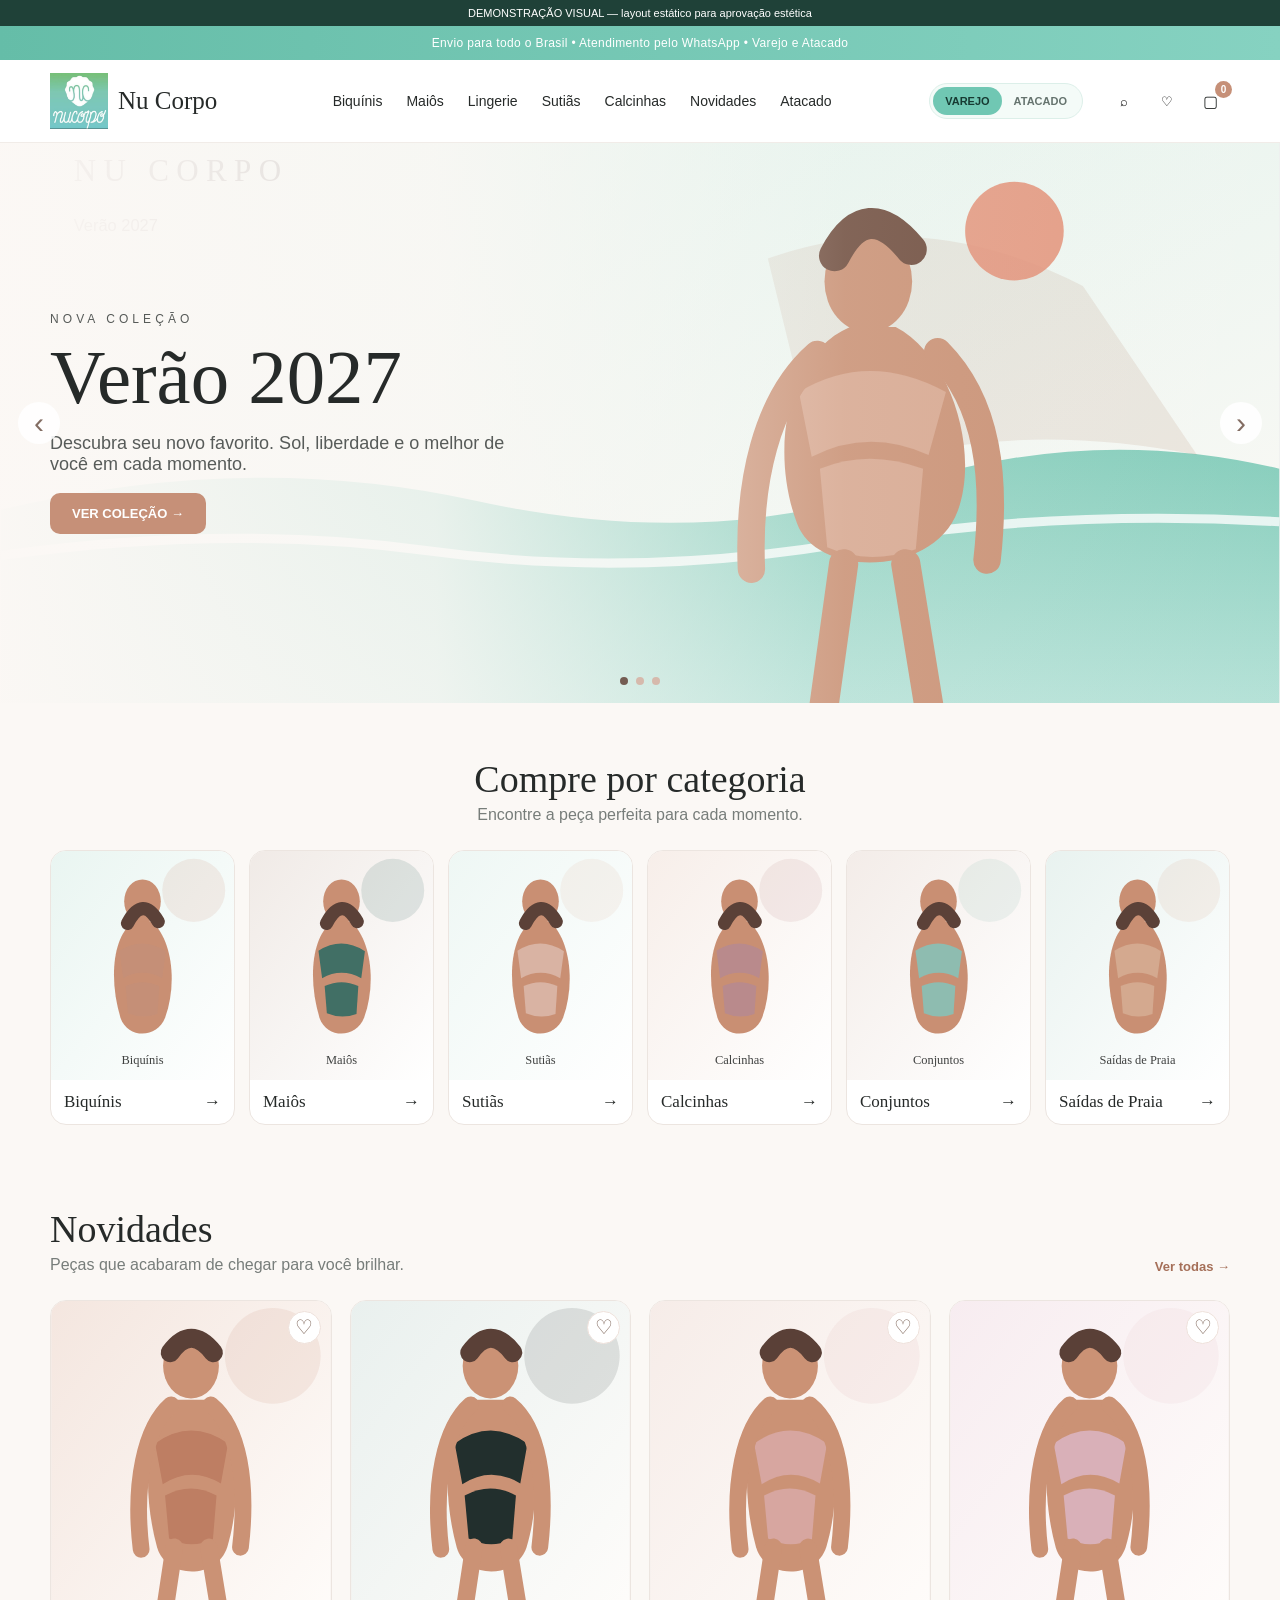
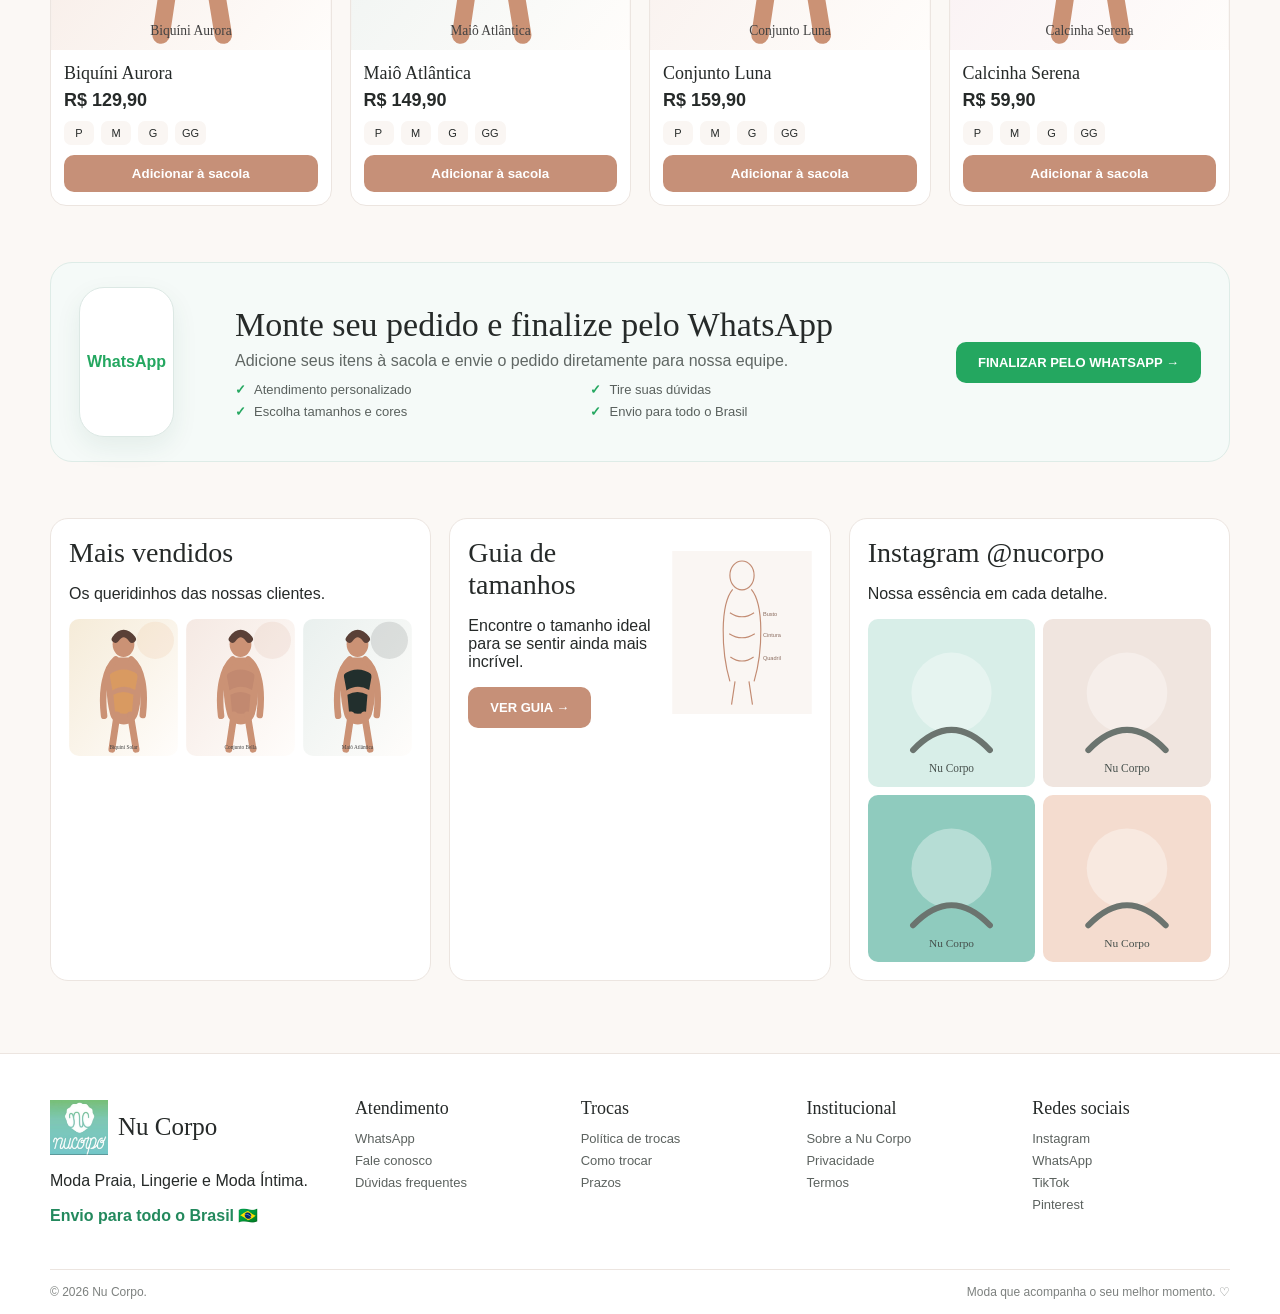
<file: index.html>
<!doctype html><html lang="pt-BR"><head><meta charset="utf-8"><meta name="viewport" content="width=device-width,initial-scale=1"><title>Nu Corpo — Demo Visual</title><link rel="stylesheet" href="assets/css/style.css"></head><body><div class="demo-banner">DEMONSTRAÇÃO VISUAL — layout estático para aprovação estética</div><div class="topbar">Envio para todo o Brasil • Atendimento pelo WhatsApp • Varejo e Atacado</div><header class="header"><div class="wrap head"><a class="logo" href="index.html"><img src="assets/img/logo.png"><strong>Nu Corpo</strong></a><nav class="nav"><a href="biquinis.html">Biquínis</a><a href="biquinis.html">Maiôs</a><a href="biquinis.html">Lingerie</a><a href="biquinis.html">Sutiãs</a><a href="biquinis.html">Calcinhas</a><a href="biquinis.html">Novidades</a><a href="atacado.html">Atacado</a></nav><div class="mode"><button class="active" data-mode>VAREJO</button><button data-mode>ATACADO</button></div><div class="icons"><button class="ico" id="searchBtn">⌕</button><button class="ico">♡</button><a class="ico cart" href="carrinho.html">▢<b id="cartN">0</b></a><button class="ico mobile" id="menuBtn">☰</button></div></div><div class="searchbar" id="searchbar"><div class="wrap"><input placeholder="Busque por biquíni, maiô, lingerie..."></div></div><div class="menu-panel" id="menuPanel"><a href="biquinis.html">Biquínis</a><a href="biquinis.html">Maiôs</a><a href="biquinis.html">Lingerie</a><a href="atacado.html">Atacado</a></div></header><section class="hero"><article class="slide active"><img src="assets/img/hero-1.svg"><div class="shade"></div><div class="hero-copy"><div class="wrap"><div class="hero-text"><div class="kicker">Nova coleção</div><h1>Verão 2027</h1><p>Descubra seu novo favorito. Sol, liberdade e o melhor de você em cada momento.</p><a class="btn" href="biquinis.html">VER COLEÇÃO →</a></div></div></div></article><article class="slide"><img src="assets/img/hero-2.svg"><div class="shade"></div><div class="hero-copy"><div class="wrap"><div class="hero-text"><div class="kicker">Nu Corpo</div><h1>Moda feita para você</h1><p>Modelagens leves, confortáveis e elegantes do PP ao XG.</p><a class="btn" href="biquinis.html">VER NOVIDADES →</a></div></div></div></article><article class="slide"><img src="assets/img/hero-3.svg"><div class="shade"></div><div class="hero-copy"><div class="wrap"><div class="hero-text"><div class="kicker">Atacado</div><h1>Revenda Nu Corpo</h1><p>Seleção especial para lojistas com condições exclusivas.</p><a class="btn" href="atacado.html">COMPRAR NO ATACADO →</a></div></div></div></article><div class="hero-arrows"><button class="prev">‹</button><button class="next">›</button></div><div class="dots"><button class="active"></button><button></button><button></button></div></section><section class="section"><div class="wrap"><div class="title"><h2>Compre por categoria</h2><p>Encontre a peça perfeita para cada momento.</p></div><div class="categories"><a class="cat" href="biquinis.html"><img src="assets/img/categories/biquinis.svg"><span>Biquínis <b>→</b></span></a><a class="cat" href="biquinis.html"><img src="assets/img/categories/maios.svg"><span>Maiôs <b>→</b></span></a><a class="cat" href="biquinis.html"><img src="assets/img/categories/sutias.svg"><span>Sutiãs <b>→</b></span></a><a class="cat" href="biquinis.html"><img src="assets/img/categories/calcinhas.svg"><span>Calcinhas <b>→</b></span></a><a class="cat" href="biquinis.html"><img src="assets/img/categories/conjuntos.svg"><span>Conjuntos <b>→</b></span></a><a class="cat" href="biquinis.html"><img src="assets/img/categories/saidas.svg"><span>Saídas de Praia <b>→</b></span></a></div></div></section><section class="section tight"><div class="wrap"><div class="title left"><div><h2>Novidades</h2><p>Peças que acabaram de chegar para você brilhar.</p></div><a href="biquinis.html">Ver todas →</a></div><div class="products"><article class="product"><button class="fav">♡</button><a href="produto.html"><img src="assets/img/products/aurora.svg"></a><div class="info"><h3>Biquíni Aurora</h3><div class="price">R$ 129,90</div><div class="sizes"><span>P</span><span>M</span><span>G</span><span>GG</span></div><button class="add" data-add>Adicionar à sacola</button></div></article><article class="product"><button class="fav">♡</button><a href="produto.html"><img src="assets/img/products/atlanta.svg"></a><div class="info"><h3>Maiô Atlântica</h3><div class="price">R$ 149,90</div><div class="sizes"><span>P</span><span>M</span><span>G</span><span>GG</span></div><button class="add" data-add>Adicionar à sacola</button></div></article><article class="product"><button class="fav">♡</button><a href="produto.html"><img src="assets/img/products/luna.svg"></a><div class="info"><h3>Conjunto Luna</h3><div class="price">R$ 159,90</div><div class="sizes"><span>P</span><span>M</span><span>G</span><span>GG</span></div><button class="add" data-add>Adicionar à sacola</button></div></article><article class="product"><button class="fav">♡</button><a href="produto.html"><img src="assets/img/products/serena.svg"></a><div class="info"><h3>Calcinha Serena</h3><div class="price">R$ 59,90</div><div class="sizes"><span>P</span><span>M</span><span>G</span><span>GG</span></div><button class="add" data-add>Adicionar à sacola</button></div></article></div></div></section><section class="section tight"><div class="wrap"><div class="whatsapp"><div class="phone">WhatsApp</div><div class="wa-copy"><h2>Monte seu pedido e finalize pelo WhatsApp</h2><p>Adicione seus itens à sacola e envie o pedido diretamente para nossa equipe.</p><div class="benefits"><span>Atendimento personalizado</span><span>Tire suas dúvidas</span><span>Escolha tamanhos e cores</span><span>Envio para todo o Brasil</span></div></div><a class="btn green" href="carrinho.html">FINALIZAR PELO WHATSAPP →</a></div></div></section><section class="section tight"><div class="wrap"><div class="trio"><div class="panel"><h3>Mais vendidos</h3><p>Os queridinhos das nossas clientes.</p><div class="mini-products"><img src="assets/img/products/solar.svg"><img src="assets/img/products/bella.svg"><img src="assets/img/products/atlanta.svg"></div></div><div class="panel guide"><div><h3>Guia de tamanhos</h3><p>Encontre o tamanho ideal para se sentir ainda mais incrível.</p><a class="btn" href="produto.html">VER GUIA →</a></div><img src="assets/img/size-guide.svg"></div><div class="panel"><h3>Instagram @nucorpo</h3><p>Nossa essência em cada detalhe.</p><div class="insta"><img src="assets/img/instagram/1.svg"><img src="assets/img/instagram/2.svg"><img src="assets/img/instagram/3.svg"><img src="assets/img/instagram/4.svg"></div></div></div></div></section><footer class="footer"><div class="wrap footer-grid"><div><div class="logo"><img src="assets/img/logo.png"><strong>Nu Corpo</strong></div><p>Moda Praia, Lingerie e Moda Íntima.</p><b style="color:#23895d">Envio para todo o Brasil 🇧🇷</b></div><div><h4>Atendimento</h4><a>WhatsApp</a><a>Fale conosco</a><a>Dúvidas frequentes</a></div><div><h4>Trocas</h4><a>Política de trocas</a><a>Como trocar</a><a>Prazos</a></div><div><h4>Institucional</h4><a>Sobre a Nu Corpo</a><a>Privacidade</a><a>Termos</a></div><div><h4>Redes sociais</h4><a>Instagram</a><a>WhatsApp</a><a>TikTok</a><a>Pinterest</a></div></div><div class="wrap foot-bottom"><span>© 2026 Nu Corpo.</span><span>Moda que acompanha o seu melhor momento. ♡</span></div></footer><script src="assets/js/app.js"></script></body></html>
</file>
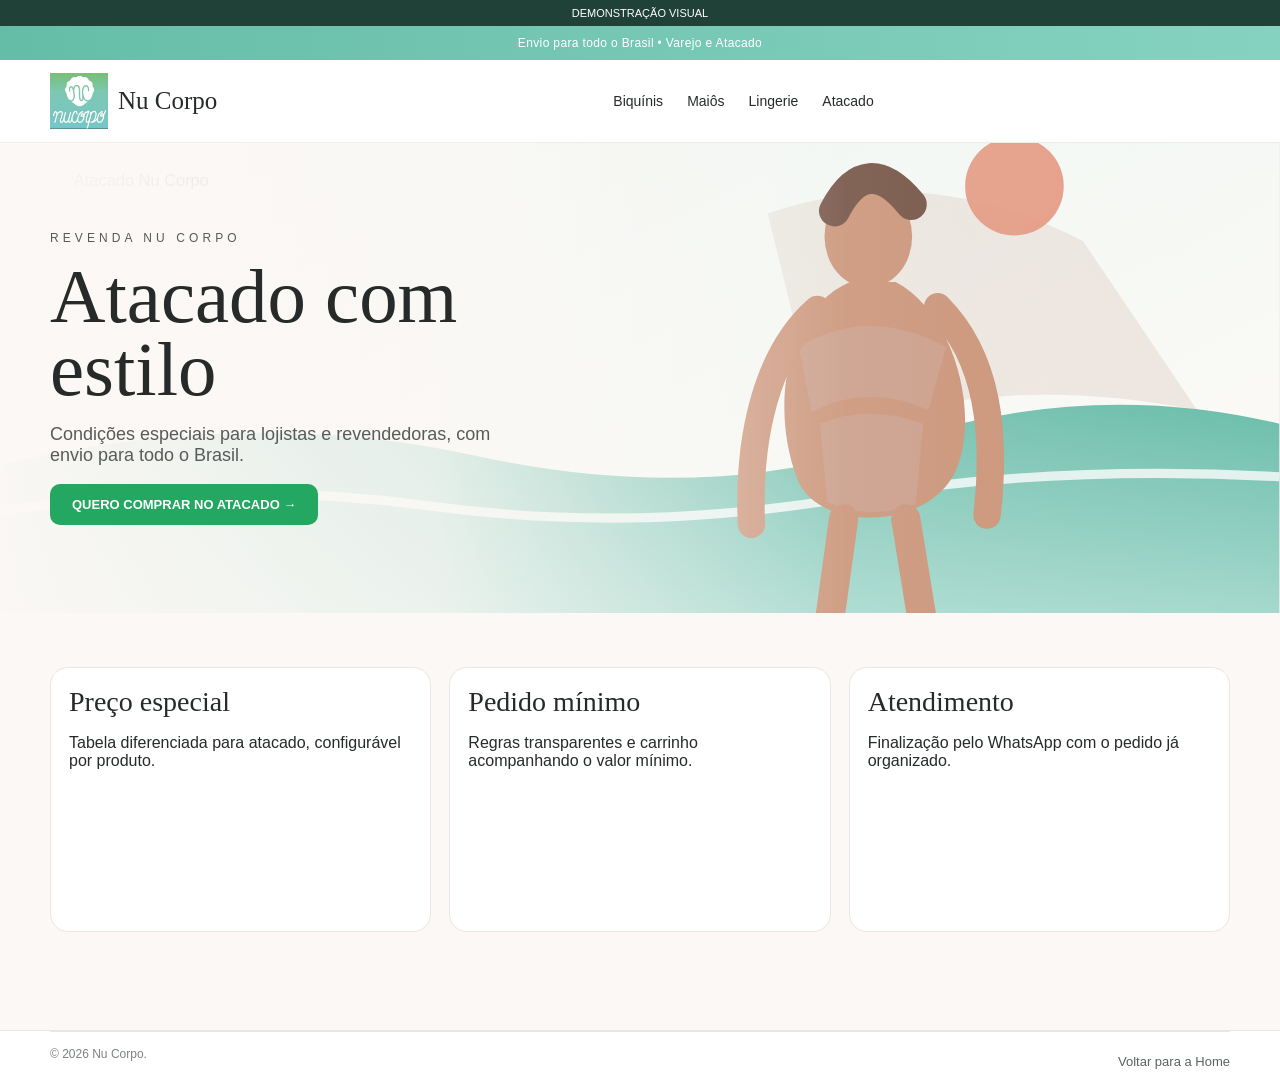
<file: atacado.html>
<!doctype html><html lang="pt-BR"><head><meta charset="utf-8"><meta name="viewport" content="width=device-width,initial-scale=1"><title>Atacado — Nu Corpo</title><link rel="stylesheet" href="assets/css/style.css"></head><body><div class="demo-banner">DEMONSTRAÇÃO VISUAL</div><div class="topbar">Envio para todo o Brasil • Varejo e Atacado</div><header class="header"><div class="wrap head"><a class="logo" href="index.html"><img src="assets/img/logo.png"><strong>Nu Corpo</strong></a><nav class="nav"><a href="biquinis.html">Biquínis</a><a href="biquinis.html">Maiôs</a><a href="biquinis.html">Lingerie</a><a href="atacado.html">Atacado</a></nav></div></header><section class="hero" style="height:470px"><article class="slide active"><img src="assets/img/hero-3.svg"><div class="shade"></div><div class="hero-copy"><div class="wrap"><div class="hero-text"><div class="kicker">Revenda Nu Corpo</div><h1>Atacado com estilo</h1><p>Condições especiais para lojistas e revendedoras, com envio para todo o Brasil.</p><a class="btn green" href="#">QUERO COMPRAR NO ATACADO →</a></div></div></div></article></section><section class="section"><div class="wrap"><div class="trio"><div class="panel"><h3>Preço especial</h3><p>Tabela diferenciada para atacado, configurável por produto.</p></div><div class="panel"><h3>Pedido mínimo</h3><p>Regras transparentes e carrinho acompanhando o valor mínimo.</p></div><div class="panel"><h3>Atendimento</h3><p>Finalização pelo WhatsApp com o pedido já organizado.</p></div></div></div></section><footer class="footer"><div class="wrap foot-bottom"><span>© 2026 Nu Corpo.</span><a href="index.html">Voltar para a Home</a></div></footer></body></html>
</file>
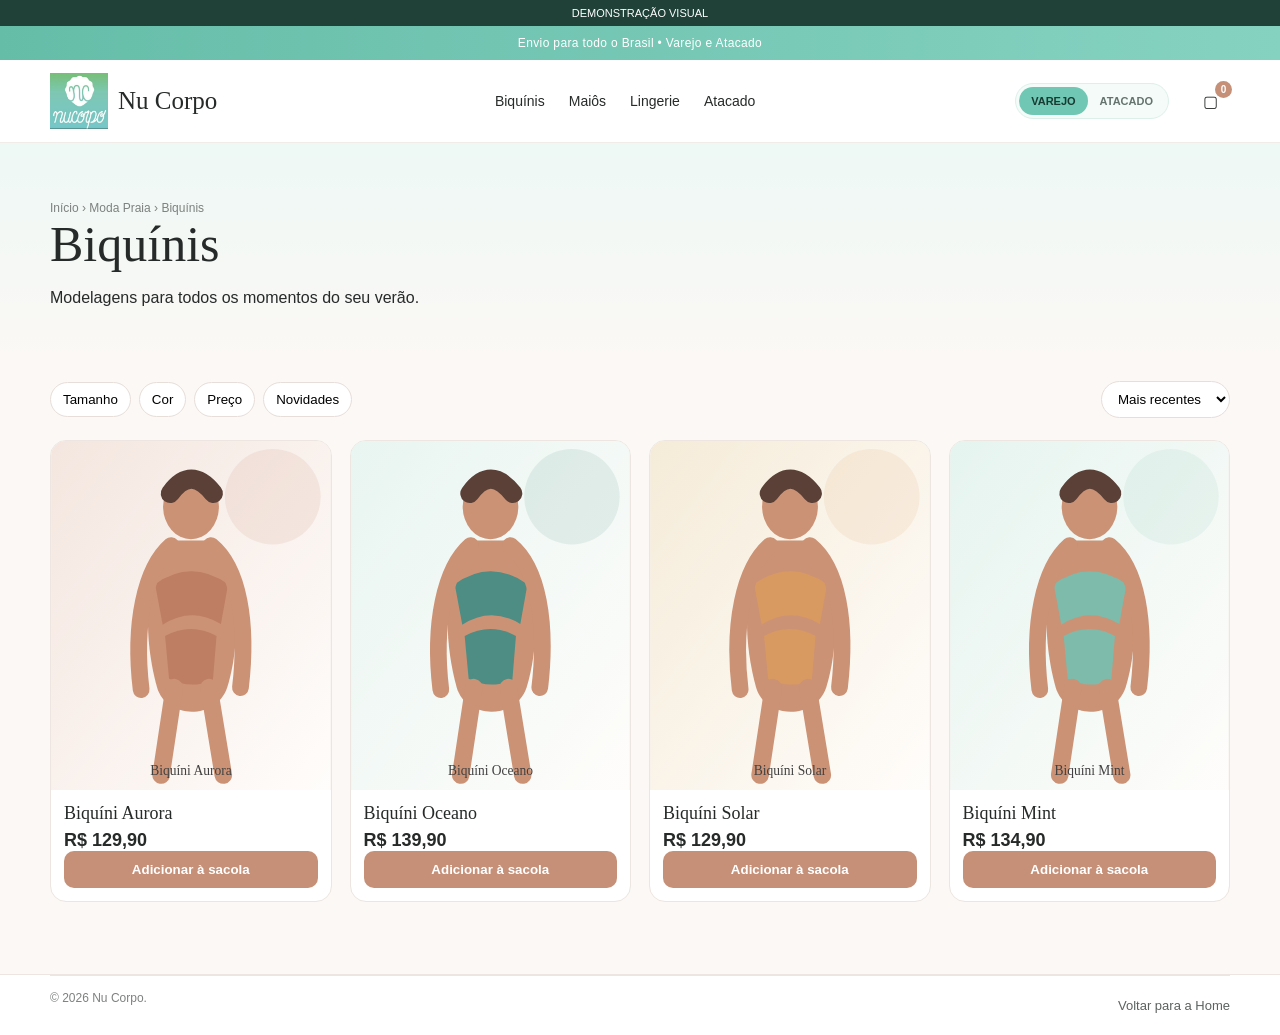
<file: biquinis.html>
<!doctype html><html lang="pt-BR"><head><meta charset="utf-8"><meta name="viewport" content="width=device-width,initial-scale=1"><title>Biquínis — Nu Corpo</title><link rel="stylesheet" href="assets/css/style.css"></head><body><div class="demo-banner">DEMONSTRAÇÃO VISUAL</div><div class="topbar">Envio para todo o Brasil • Varejo e Atacado</div><header class="header"><div class="wrap head"><a class="logo" href="index.html"><img src="assets/img/logo.png"><strong>Nu Corpo</strong></a><nav class="nav"><a href="biquinis.html">Biquínis</a><a href="biquinis.html">Maiôs</a><a href="biquinis.html">Lingerie</a><a href="atacado.html">Atacado</a></nav><div class="mode"><button class="active" data-mode>VAREJO</button><button data-mode>ATACADO</button></div><a class="ico cart" href="carrinho.html">▢<b id="cartN">0</b></a></div></header><section class="page-hero"><div class="wrap"><div style="font-size:12px;color:#7d817f">Início › Moda Praia › Biquínis</div><h1>Biquínis</h1><p>Modelagens para todos os momentos do seu verão.</p></div></section><main class="section tight"><div class="wrap"><div class="toolbar"><div class="chips"><button>Tamanho</button><button>Cor</button><button>Preço</button><button>Novidades</button></div><select><option>Mais recentes</option><option>Menor preço</option><option>Maior preço</option></select></div><div class="products"><article class="product"><a href="produto.html"><img src="assets/img/products/aurora.svg"></a><div class="info"><h3>Biquíni Aurora</h3><div class="price">R$ 129,90</div><button class="add" data-add>Adicionar à sacola</button></div></article><article class="product"><a href="produto.html"><img src="assets/img/products/oceano.svg"></a><div class="info"><h3>Biquíni Oceano</h3><div class="price">R$ 139,90</div><button class="add" data-add>Adicionar à sacola</button></div></article><article class="product"><a href="produto.html"><img src="assets/img/products/solar.svg"></a><div class="info"><h3>Biquíni Solar</h3><div class="price">R$ 129,90</div><button class="add" data-add>Adicionar à sacola</button></div></article><article class="product"><a href="produto.html"><img src="assets/img/products/mint.svg"></a><div class="info"><h3>Biquíni Mint</h3><div class="price">R$ 134,90</div><button class="add" data-add>Adicionar à sacola</button></div></article></div></div></main><footer class="footer"><div class="wrap foot-bottom"><span>© 2026 Nu Corpo.</span><a href="index.html">Voltar para a Home</a></div></footer><script src="assets/js/app.js"></script></body></html>
</file>
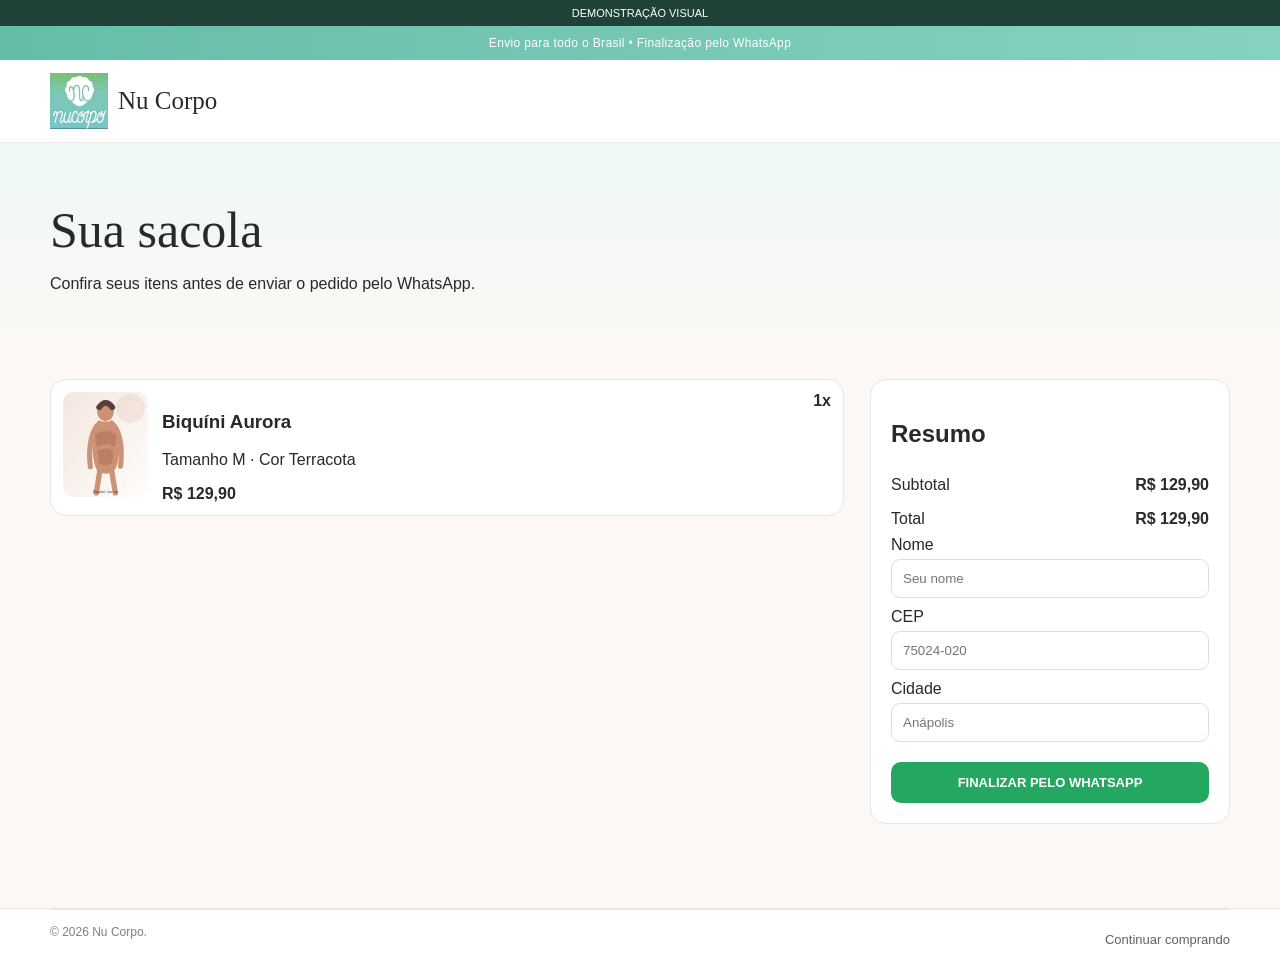
<file: carrinho.html>
<!doctype html><html lang="pt-BR"><head><meta charset="utf-8"><meta name="viewport" content="width=device-width,initial-scale=1"><title>Sacola — Nu Corpo</title><link rel="stylesheet" href="assets/css/style.css"></head><body><div class="demo-banner">DEMONSTRAÇÃO VISUAL</div><div class="topbar">Envio para todo o Brasil • Finalização pelo WhatsApp</div><header class="header"><div class="wrap head"><a class="logo" href="index.html"><img src="assets/img/logo.png"><strong>Nu Corpo</strong></a></div></header><section class="page-hero"><div class="wrap"><h1>Sua sacola</h1><p>Confira seus itens antes de enviar o pedido pelo WhatsApp.</p></div></section><main class="wrap cart-layout"><div><div class="cart-row"><img src="assets/img/products/aurora.svg"><div><h3>Biquíni Aurora</h3><p>Tamanho M · Cor Terracota</p><b>R$ 129,90</b></div><b>1x</b></div></div><aside class="summary"><h2>Resumo</h2><div class="row"><span>Subtotal</span><b>R$ 129,90</b></div><div class="row"><span>Total</span><b>R$ 129,90</b></div><label>Nome</label><input placeholder="Seu nome"><label>CEP</label><input placeholder="75024-020"><label>Cidade</label><input placeholder="Anápolis"><button class="btn green" style="width:100%;margin-top:10px">FINALIZAR PELO WHATSAPP</button></aside></main><footer class="footer"><div class="wrap foot-bottom"><span>© 2026 Nu Corpo.</span><a href="index.html">Continuar comprando</a></div></footer><script src="assets/js/app.js"></script></body></html>
</file>
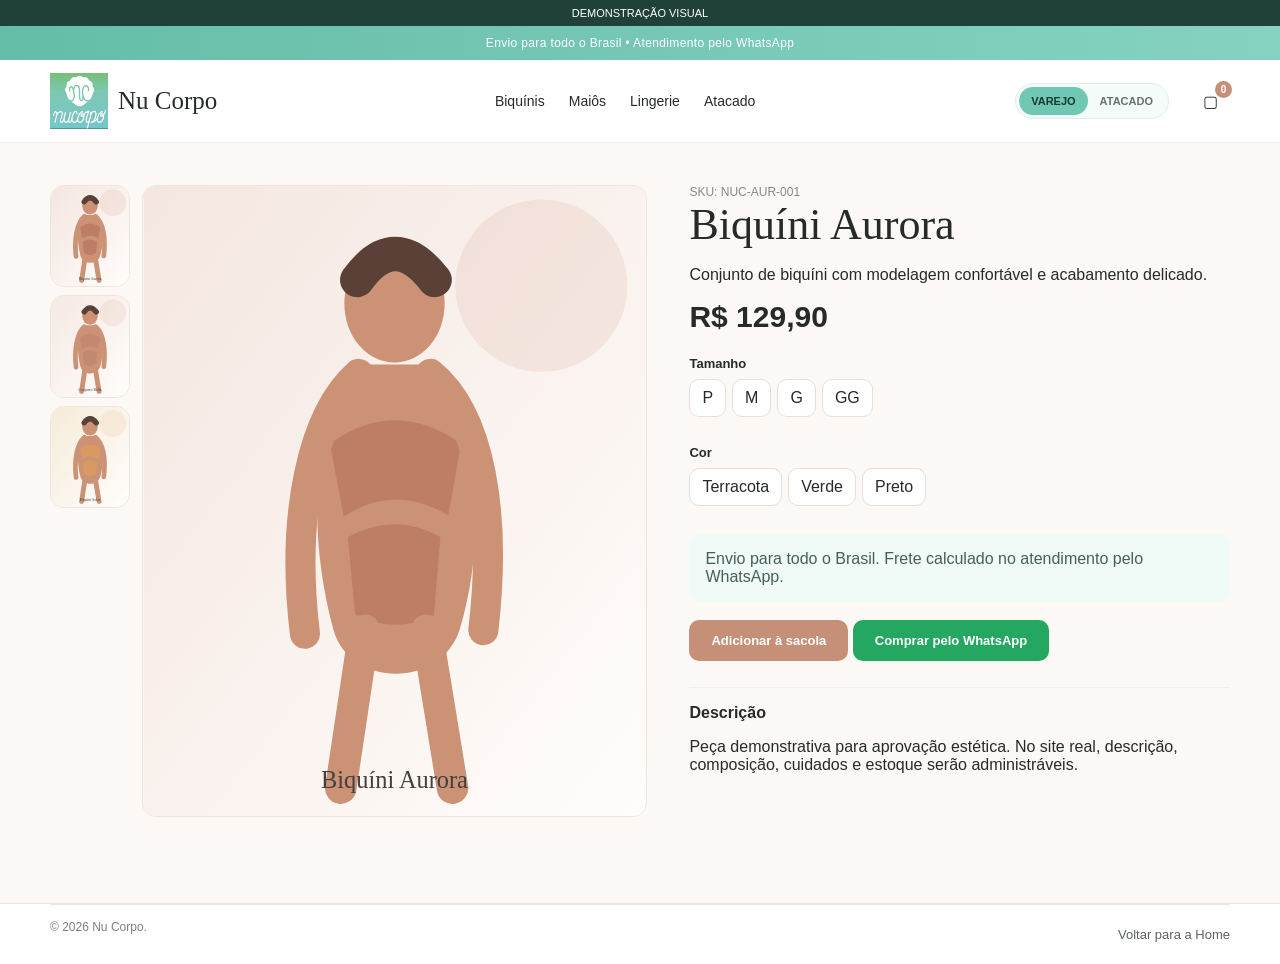
<file: produto.html>
<!doctype html><html lang="pt-BR"><head><meta charset="utf-8"><meta name="viewport" content="width=device-width,initial-scale=1"><title>Biquíni Aurora — Nu Corpo</title><link rel="stylesheet" href="assets/css/style.css"></head><body><div class="demo-banner">DEMONSTRAÇÃO VISUAL</div><div class="topbar">Envio para todo o Brasil • Atendimento pelo WhatsApp</div><header class="header"><div class="wrap head"><a class="logo" href="index.html"><img src="assets/img/logo.png"><strong>Nu Corpo</strong></a><nav class="nav"><a href="biquinis.html">Biquínis</a><a href="biquinis.html">Maiôs</a><a href="biquinis.html">Lingerie</a><a href="atacado.html">Atacado</a></nav><div class="mode"><button class="active" data-mode>VAREJO</button><button data-mode>ATACADO</button></div><a class="ico cart" href="carrinho.html">▢<b id="cartN">0</b></a></div></header><main class="wrap product-detail"><div class="gallery"><div class="thumbs"><img src="assets/img/products/aurora.svg"><img src="assets/img/products/bella.svg"><img src="assets/img/products/solar.svg"></div><div class="main-img"><img src="assets/img/products/aurora.svg"></div></div><div class="details"><div style="font-size:12px;color:#888">SKU: NUC-AUR-001</div><h1>Biquíni Aurora</h1><p>Conjunto de biquíni com modelagem confortável e acabamento delicado.</p><div class="price" style="font-size:30px">R$ 129,90</div><div class="option"><b>Tamanho</b><span>P</span><span>M</span><span>G</span><span>GG</span></div><div class="option"><b>Cor</b><span>Terracota</span><span>Verde</span><span>Preto</span></div><div class="notice">Envio para todo o Brasil. Frete calculado no atendimento pelo WhatsApp.</div><button class="btn" data-add>Adicionar à sacola</button> <a class="btn green" href="carrinho.html">Comprar pelo WhatsApp</a><div style="margin-top:26px;border-top:1px solid #eee;padding-top:16px"><b>Descrição</b><p>Peça demonstrativa para aprovação estética. No site real, descrição, composição, cuidados e estoque serão administráveis.</p></div></div></main><footer class="footer"><div class="wrap foot-bottom"><span>© 2026 Nu Corpo.</span><a href="index.html">Voltar para a Home</a></div></footer><script src="assets/js/app.js"></script></body></html>
</file>
<file: assets/css/style.css>
:root{--mint:#70c7b3;--mint-deep:#3c8c7b;--mint-pale:#e8f6f1;--ink:#262a29;--muted:#777d7a;--warm:#c69078;--cream:#fbf8f5;--line:#ece5e0;--white:#fff;--wa:#24a760}*{box-sizing:border-box}html{scroll-behavior:smooth}body{margin:0;font-family:Inter,Arial,sans-serif;background:var(--cream);color:var(--ink)}a{text-decoration:none;color:inherit}img{display:block;width:100%}.wrap{width:min(1180px,calc(100% - 36px));margin:auto}.topbar{background:linear-gradient(90deg,#65bda8,#86d2c1);color:#fff;height:34px;display:flex;align-items:center;justify-content:center;font-size:12px;letter-spacing:.03em}.header{background:rgba(255,255,255,.98);position:sticky;top:0;z-index:50;border-bottom:1px solid #f1ece8}.head{height:82px;display:flex;align-items:center;gap:22px}.logo{display:flex;align-items:center;gap:10px;min-width:185px}.logo img{width:58px;height:58px;object-fit:contain}.logo strong{font:500 25px Georgia,serif}.nav{display:flex;align-items:center;gap:24px;font-size:14px;margin:auto}.nav a{position:relative;padding:30px 0}.nav a:after{content:"";position:absolute;left:0;right:100%;bottom:21px;height:1px;background:var(--warm);transition:.2s}.nav a:hover:after{right:0}.mode{display:flex;background:#f4fbf8;border:1px solid #dcefe9;border-radius:999px;padding:3px}.mode button{border:0;background:transparent;padding:8px 12px;border-radius:999px;font-size:11px;font-weight:800;color:#65736e;cursor:pointer}.mode button.active{background:var(--mint);color:#173a32}.icons{display:flex;align-items:center;gap:4px}.ico{width:39px;height:39px;border:0;background:transparent;border-radius:50%;display:grid;place-items:center;cursor:pointer}.ico:hover{background:var(--mint-pale)}.ico svg{width:20px;height:20px;stroke:currentColor;fill:none;stroke-width:1.7;stroke-linecap:round;stroke-linejoin:round}.cart{position:relative}.cart b{position:absolute;right:-2px;top:-1px;width:17px;height:17px;border-radius:50%;background:var(--warm);color:#fff;font:700 10px Arial;display:grid;place-items:center}.mobile{display:none}.hero{position:relative;height:560px;overflow:hidden;background:#eee}.slide{position:absolute;inset:0;opacity:0;transition:.6s}.slide.active{opacity:1}.slide img{height:100%;object-fit:cover}.shade{position:absolute;inset:0;background:linear-gradient(90deg,rgba(252,248,245,.98),rgba(252,248,245,.82) 34%,rgba(252,248,245,.15) 66%,rgba(252,248,245,.02))}.hero-copy{position:absolute;inset:0;display:flex;align-items:center}.hero-text{max-width:520px}.kicker{text-transform:uppercase;letter-spacing:.34em;font-size:12px;color:#565a58}.hero h1{font:500 clamp(48px,6vw,82px)/.95 Georgia,serif;margin:16px 0 12px}.hero p{font-size:18px;color:#575b59;max-width:460px}.btn{display:inline-flex;align-items:center;justify-content:center;border:0;background:var(--warm);color:#fff;padding:13px 22px;border-radius:10px;font-weight:800;font-size:13px;cursor:pointer}.btn.green{background:var(--wa)}.hero-arrows button{position:absolute;top:50%;transform:translateY(-50%);width:42px;height:42px;border-radius:50%;border:0;background:rgba(255,255,255,.9);font-size:30px;color:#836d63;z-index:4;cursor:pointer}.prev{left:18px}.next{right:18px}.dots{position:absolute;left:50%;bottom:18px;transform:translateX(-50%);display:flex;gap:8px;z-index:5}.dots button{width:8px;height:8px;border-radius:50%;border:0;background:#d6b9ac;padding:0}.dots button.active{background:#745c52}.section{padding:54px 0}.section.tight{padding:28px 0}.title{text-align:center;margin-bottom:26px}.title.left{text-align:left;display:flex;justify-content:space-between;align-items:end}.title h2{font:500 38px Georgia,serif;margin:0 0 5px}.title p{margin:0;color:var(--muted)}.title a{font-size:13px;font-weight:800;color:#a56f58}.categories{display:grid;grid-template-columns:repeat(6,1fr);gap:14px}.cat{background:#fff;border:1px solid var(--line);border-radius:16px;overflow:hidden;transition:.2s}.cat:hover{transform:translateY(-4px)}.cat img{aspect-ratio:4/5;object-fit:cover}.cat span{display:flex;justify-content:space-between;padding:12px 13px;font:500 17px Georgia,serif}.products{display:grid;grid-template-columns:repeat(4,1fr);gap:18px}.product{background:#fff;border:1px solid var(--line);border-radius:16px;overflow:hidden;position:relative}.product img{aspect-ratio:4/5;object-fit:cover;background:#f4efec}.fav{position:absolute;top:10px;right:10px;width:33px;height:33px;border-radius:50%;border:1px solid #eee1db;background:#fff;font-size:20px;color:#7a6054}.info{padding:13px}.info h3{font:500 18px Georgia,serif;margin:0 0 6px}.price{font-weight:900;font-size:18px}.sizes{display:flex;gap:7px;margin:10px 0}.sizes span{min-width:30px;padding:6px 7px;border-radius:7px;background:#faf6f3;text-align:center;font-size:11px}.add{width:100%;border:0;border-radius:10px;background:var(--warm);color:#fff;padding:11px;font-weight:800;cursor:pointer}.whatsapp{display:grid;grid-template-columns:130px 1fr auto;gap:26px;align-items:center;background:#f5faf8;border:1px solid #deece7;border-radius:22px;padding:24px 28px}.phone{width:95px;height:150px;border-radius:25px;background:#fff;border:1px solid #dce8e4;box-shadow:0 10px 26px rgba(30,87,69,.08);display:grid;place-items:center;font-weight:900;color:var(--wa)}.wa-copy h2{font:500 34px Georgia,serif;margin:0 0 8px}.wa-copy p{margin:0 0 12px;color:#606764}.benefits{display:grid;grid-template-columns:1fr 1fr;gap:7px 16px;font-size:13px;color:#59605d}.benefits span:before{content:"✓";color:var(--wa);font-weight:900;margin-right:8px}.trio{display:grid;grid-template-columns:1fr 1fr 1fr;gap:18px}.panel{background:#fff;border:1px solid var(--line);border-radius:18px;padding:18px;min-height:265px}.panel h3{font:500 28px Georgia,serif;margin:0 0 8px}.mini-products{display:grid;grid-template-columns:repeat(3,1fr);gap:8px;margin-top:16px}.mini-products img{aspect-ratio:4/5;object-fit:cover;border-radius:10px}.guide{display:grid;grid-template-columns:1fr 140px;gap:10px}.guide img{height:190px;object-fit:contain}.insta{display:grid;grid-template-columns:repeat(2,1fr);gap:8px;margin-top:12px}.insta img{aspect-ratio:1;border-radius:10px}.footer{background:#fff;border-top:1px solid var(--line);margin-top:44px}.footer-grid{display:grid;grid-template-columns:1.4fr repeat(4,1fr);gap:28px;padding:44px 0}.footer h4{margin:0 0 12px;font:500 18px Georgia,serif}.footer a{display:block;font-size:13px;color:#5c625f;margin:7px 0}.foot-bottom{border-top:1px solid var(--line);padding:15px 0;font-size:12px;color:#7d817f;display:flex;justify-content:space-between}.demo-banner{background:#1f4138;color:#fff;text-align:center;padding:7px 12px;font-size:11px}.searchbar{display:none;background:#fff;border-top:1px solid #eee;padding:12px}.searchbar.open{display:block}.searchbar input{width:100%;padding:12px 14px;border:1px solid #ddd;border-radius:10px}.page-hero{padding:58px 0 30px;background:linear-gradient(180deg,#eef8f5,transparent)}.page-hero h1{font:500 50px Georgia,serif;margin:0}.toolbar{display:flex;justify-content:space-between;gap:12px;align-items:center;margin-bottom:22px}.chips{display:flex;gap:8px;flex-wrap:wrap}.chips button,.toolbar select{border:1px solid #e7ded9;background:#fff;border-radius:999px;padding:9px 12px}.product-detail{display:grid;grid-template-columns:1.05fr .95fr;gap:42px;padding:42px 0}.gallery{display:grid;grid-template-columns:80px 1fr;gap:12px}.thumbs{display:grid;gap:8px;align-content:start}.thumbs img,.main-img img{border-radius:14px;border:1px solid var(--line)}.main-img img{aspect-ratio:4/5;object-fit:cover}.details h1{font:500 44px Georgia,serif;margin:0 0 10px}.option{margin:22px 0}.option b{display:block;margin-bottom:8px;font-size:13px}.option span{display:inline-block;border:1px solid #e7ded9;background:#fff;padding:9px 12px;border-radius:10px;margin:0 6px 6px 0}.notice{padding:16px;background:#f0faf7;border-radius:12px;color:#456058;margin:18px 0}.cart-layout{display:grid;grid-template-columns:1fr 360px;gap:26px;padding:40px 0}.cart-row{display:grid;grid-template-columns:85px 1fr auto;gap:14px;padding:12px;border:1px solid var(--line);background:#fff;border-radius:16px}.cart-row img{width:85px;height:105px;object-fit:cover;border-radius:10px}.summary{background:#fff;border:1px solid var(--line);border-radius:16px;padding:20px;height:max-content}.summary .row{display:flex;justify-content:space-between;padding:8px 0}.summary input{width:100%;padding:11px;border:1px solid #ddd;border-radius:9px;margin:5px 0 10px}.menu-panel{display:none}@media(max-width:980px){.nav{display:none}.mobile{display:grid}.products{grid-template-columns:repeat(3,1fr)}.categories{grid-template-columns:repeat(3,1fr)}.footer-grid{grid-template-columns:1fr 1fr 1fr}.whatsapp{grid-template-columns:100px 1fr}.whatsapp .btn{grid-column:1/-1;justify-self:start}.trio{grid-template-columns:1fr}.cart-layout{grid-template-columns:1fr}.product-detail{grid-template-columns:1fr}.menu-panel{position:fixed;inset:116px 0 auto;background:#fff;z-index:45;padding:18px;border-top:1px solid #eee;box-shadow:0 20px 40px rgba(0,0,0,.08)}.menu-panel.open{display:grid}.menu-panel a{padding:11px 0;border-bottom:1px solid #eee}}@media(max-width:700px){.wrap{width:min(100% - 24px,1180px)}.head{height:70px;gap:10px}.logo img{width:50px;height:50px}.logo strong{font-size:20px}.mode{margin-left:auto}.mode button{padding:7px 9px;font-size:9px}.icons .ico:nth-child(2){display:none}.hero{height:475px}.hero h1{font-size:46px}.hero-text{max-width:78%}.shade{background:linear-gradient(90deg,rgba(252,248,245,.98),rgba(252,248,245,.82) 58%,rgba(252,248,245,.12))}.hero p{font-size:15px}.hero-arrows{display:none}.categories{grid-template-columns:repeat(2,1fr)}.products{grid-template-columns:repeat(2,1fr);gap:10px}.title h2{font-size:31px}.whatsapp{grid-template-columns:1fr;padding:20px}.phone{width:80px;height:125px}.benefits{grid-template-columns:1fr}.footer-grid{grid-template-columns:1fr 1fr}.footer-grid>div:first-child{grid-column:1/-1}.foot-bottom{display:grid;gap:4px}.page-hero h1{font-size:38px}.gallery{grid-template-columns:1fr}.thumbs{grid-template-columns:repeat(4,1fr);order:2}.details h1{font-size:36px}}
</file>
